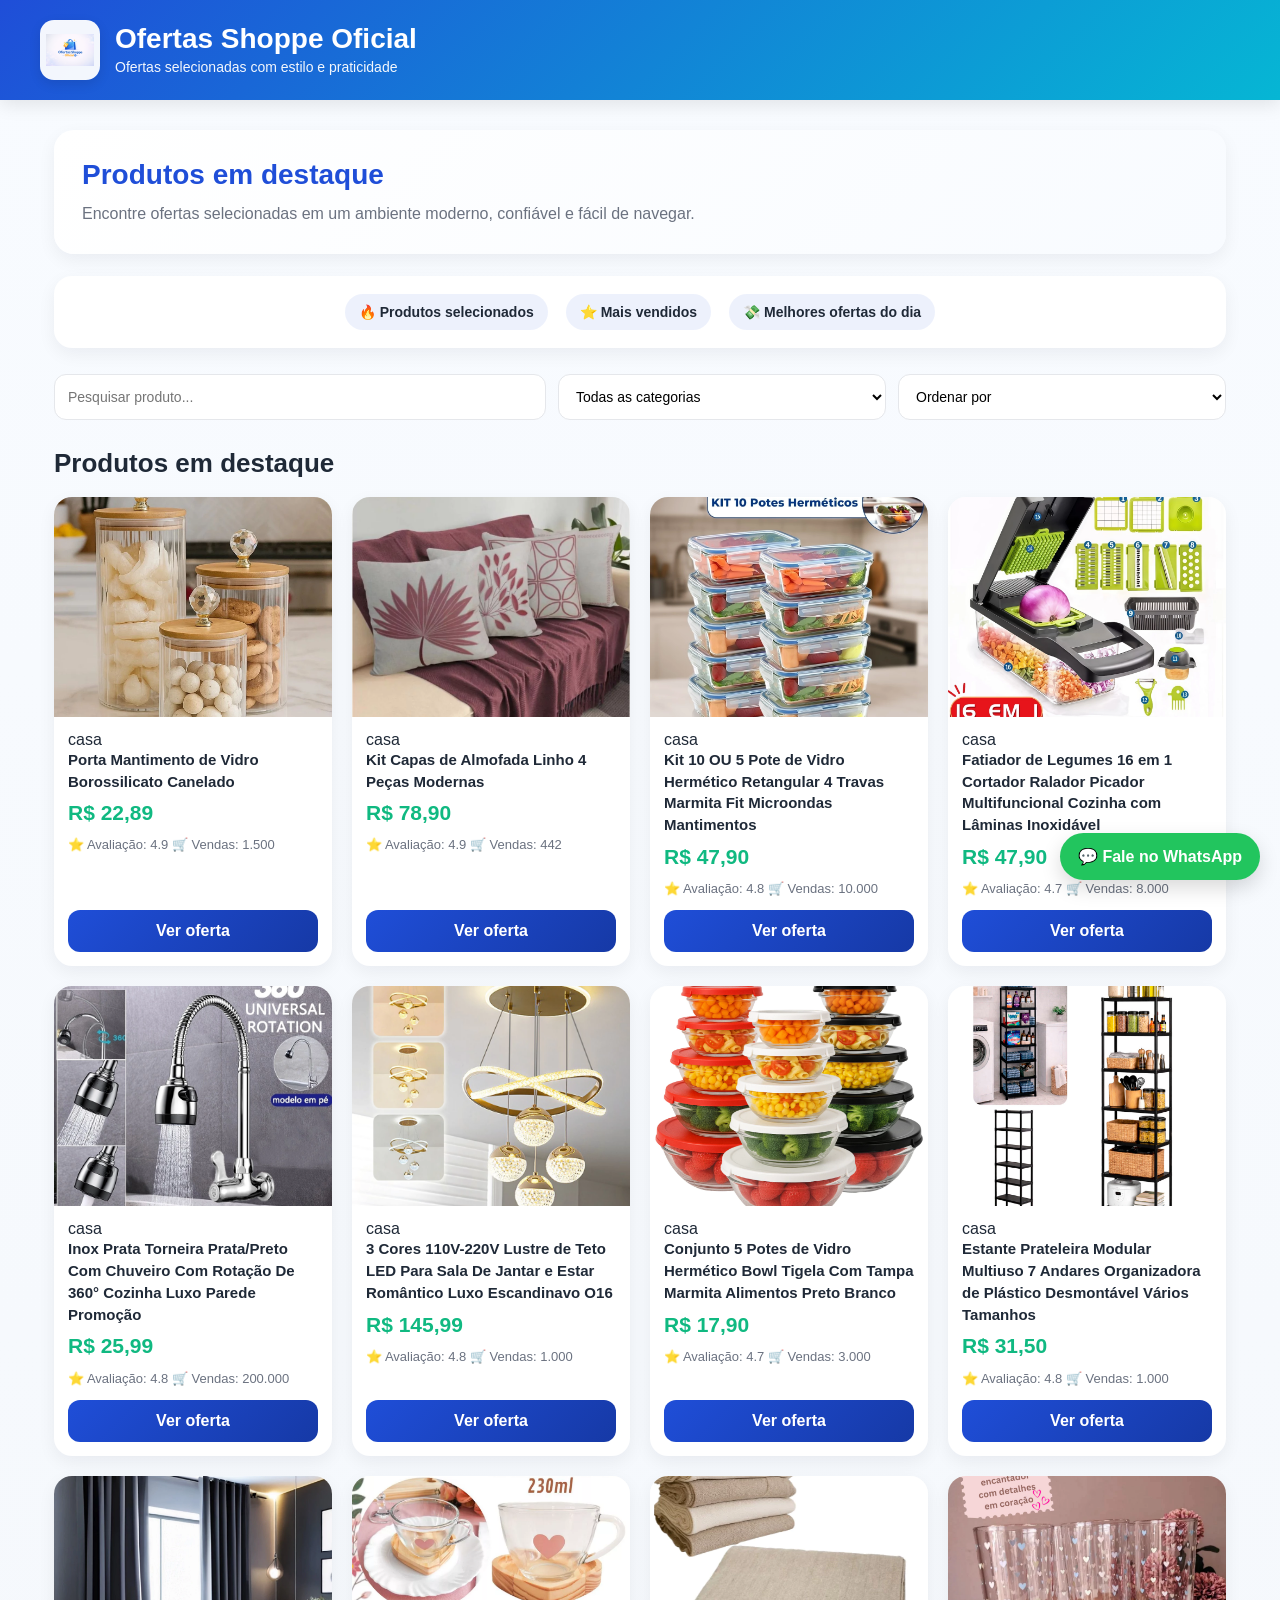
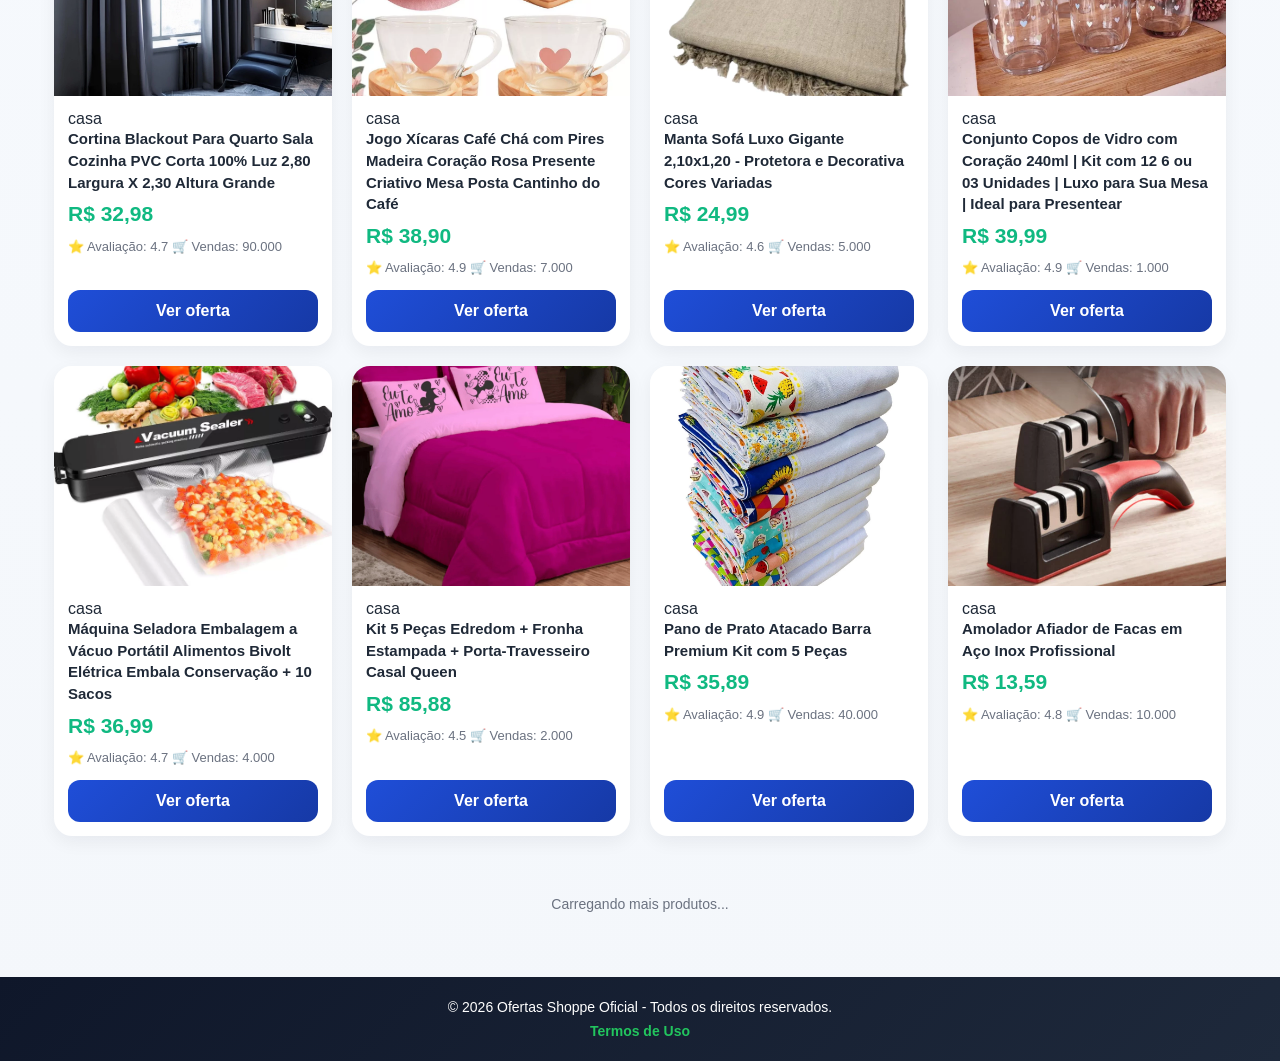
<file: index.html>
<!DOCTYPE html>
<html lang="pt-BR">
<head>
  <meta charset="UTF-8">
  <meta name="viewport" content="width=device-width, initial-scale=1.0">

  <title>Ofertas Shoppe Oficial - Promoções e Produtos com Desconto</title>
  <meta name="description" content="Encontre ofertas imperdíveis, produtos com desconto, avaliações, número de vendas e links atualizados na Ofertas Shoppe Oficial.">
  <meta name="keywords" content="ofertas, promoções, descontos, loja online, produtos baratos, afiliado">
  <meta name="author" content="Ofertas Shoppe Oficial">
  <meta name="robots" content="index, follow">

  <link rel="icon" type="image/png" href="img/ofertasshoppeoficial.png">
  <link rel="stylesheet" href="style.css">

  <script async src="https://pagead2.googlesyndication.com/pagead/js/adsbygoogle.js?client=ca-pub-6679938569999065"
    crossorigin="anonymous"></script>
</head>
<body>

  <div class="anuncio-lateral anuncio-esquerda">
    <a href="https://s.shopee.com.br/5fjqEOLD5v" target="_blank">
      <video autoplay muted loop playsinline>
        <source src="img/esquerdo.mp4" type="video/mp4">
        Seu navegador não suporta vídeo.
      </video>
    </a>
  </div>

  <div class="anuncio-lateral anuncio-direita">
    <a href="https://s.shopee.com.br/5VQQ25LqQq" target="_blank">
      <video autoplay muted loop playsinline>
        <source src="img/direito.mp4" type="video/mp4">
        Seu navegador não suporta vídeo.
      </video>
    </a>
  </div>

  <header class="topo">
    <div class="logo-area">
      <a href="/">
        <img src="img/ofertasshoppeoficial.png" class="logo" alt="Logo Ofertas Shoppe Oficial">
      </a>

      <div class="texto-topo">
        <h1>Ofertas Shoppe Oficial</h1>
        <p class="subtitulo">Ofertas selecionadas com estilo e praticidade</p>
      </div>
    </div>
  </header>

  <main class="container">
    <section class="hero">
      <h2>Produtos em destaque</h2>
      <p>Encontre ofertas selecionadas em um ambiente moderno, confiável e fácil de navegar.</p>
    </section>

    <section class="faixa-destaque">
      <div class="itens-destaque">
        <span>🔥 Produtos selecionados</span>
        <span>⭐ Mais vendidos</span>
        <span>💸 Melhores ofertas do dia</span>
      </div>
    </section>

    <section class="controles">
      <input type="text" id="busca" placeholder="Pesquisar produto...">

      <select id="filtroCategoria">
        <option value="todos">Todas as categorias</option>
      </select>

      <select id="ordenacao">
        <option value="padrao">Ordenar por</option>
        <option value="menor-preco">Menor preço</option>
        <option value="maior-preco">Maior preço</option>
        <option value="mais-vendidos">Mais vendidos</option>
        <option value="melhor-avaliacao">Melhor avaliação</option>
      </select>
    </section>

    <section>
      <h2 class="secao-titulo">Produtos em destaque</h2>
      <div id="lista-produtos" class="grid-produtos"></div>
      <div id="mensagem" class="mensagem"></div>
      <div id="loader" class="loader">Carregando mais produtos...</div>
    </section>
  </main>

  <footer class="rodape">
    <p>© 2026 Ofertas Shoppe Oficial - Todos os direitos reservados.</p>
    <a href="termos.html">Termos de Uso</a>
  </footer>

  <a href="https://wa.me/5577991056317" class="whatsapp-btn" target="_blank">
    💬 Fale no WhatsApp
  </a>

  <script src="script.js"></script>
</body>
</html>
</file>
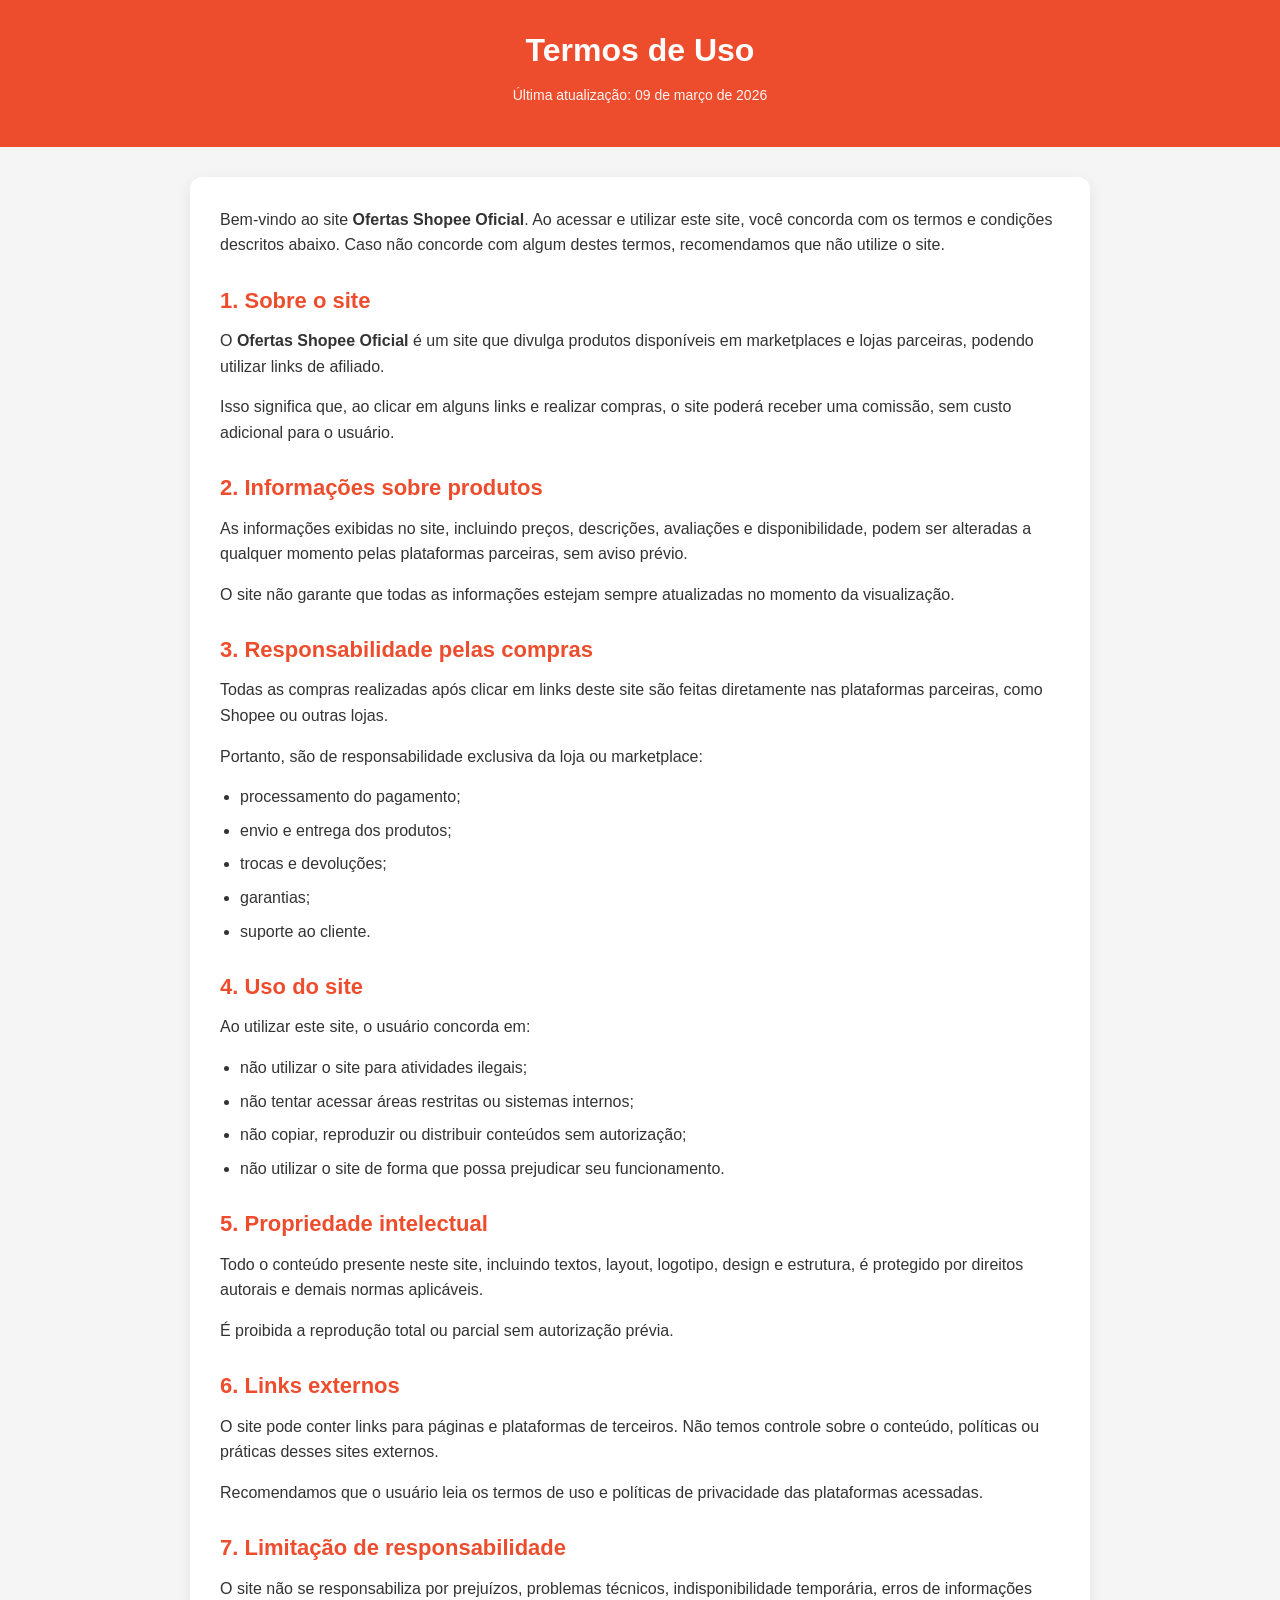
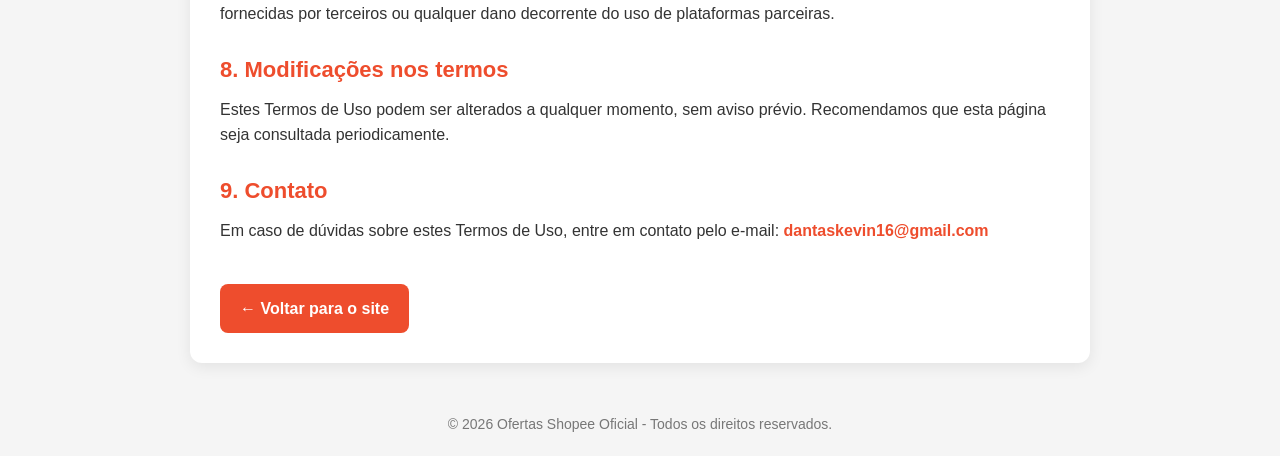
<file: termos.html>
<!DOCTYPE html>
<html lang="pt-BR">
<head>
  <meta charset="UTF-8">
  <meta name="viewport" content="width=device-width, initial-scale=1.0">
  <title>Termos de Uso | Ofertas Shopee Oficial</title>
  <style>
    * {
      margin: 0;
      padding: 0;
      box-sizing: border-box;
    }

    body {
      font-family: Arial, sans-serif;
      background-color: #f5f5f5;
      color: #333;
      line-height: 1.6;
    }

    header {
      background: #ee4d2d;
      color: white;
      text-align: center;
      padding: 25px 15px;
    }

    header h1 {
      font-size: 32px;
      margin-bottom: 8px;
    }

    header p {
      font-size: 14px;
      opacity: 0.95;
    }

    .container {
      max-width: 900px;
      margin: 30px auto;
      background: white;
      padding: 30px;
      border-radius: 12px;
      box-shadow: 0 4px 15px rgba(0,0,0,0.08);
    }

    h2 {
      color: #ee4d2d;
      margin-top: 25px;
      margin-bottom: 10px;
      font-size: 22px;
    }

    p {
      margin-bottom: 15px;
      font-size: 16px;
    }

    ul {
      margin-left: 20px;
      margin-bottom: 15px;
    }

    ul li {
      margin-bottom: 8px;
    }

    a {
      color: #ee4d2d;
      text-decoration: none;
      font-weight: bold;
    }

    a:hover {
      text-decoration: underline;
    }

    .botao-voltar {
      display: inline-block;
      margin-top: 25px;
      background: #ee4d2d;
      color: white;
      padding: 12px 20px;
      border-radius: 8px;
      text-decoration: none;
      font-weight: bold;
      transition: 0.3s;
    }

    .botao-voltar:hover {
      background: #d84324;
      text-decoration: none;
    }

    footer {
      text-align: center;
      padding: 20px;
      font-size: 14px;
      color: #777;
    }

    @media (max-width: 768px) {
      .container {
        margin: 20px 12px;
        padding: 20px;
      }

      header h1 {
        font-size: 26px;
      }

      h2 {
        font-size: 20px;
      }

      p, ul li {
        font-size: 15px;
      }
    }
  </style>
</head>
<body>

  <header>
    <h1>Termos de Uso</h1>
    <p>Última atualização: 09 de março de 2026</p>
  </header>

  <div class="container">
    <p>
      Bem-vindo ao site <strong>Ofertas Shopee Oficial</strong>. Ao acessar e utilizar este site,
      você concorda com os termos e condições descritos abaixo. Caso não concorde com algum destes termos,
      recomendamos que não utilize o site.
    </p>

    <h2>1. Sobre o site</h2>
    <p>
      O <strong>Ofertas Shopee Oficial</strong> é um site que divulga produtos disponíveis em marketplaces
      e lojas parceiras, podendo utilizar links de afiliado.
    </p>
    <p>
      Isso significa que, ao clicar em alguns links e realizar compras, o site poderá receber uma comissão,
      sem custo adicional para o usuário.
    </p>

    <h2>2. Informações sobre produtos</h2>
    <p>
      As informações exibidas no site, incluindo preços, descrições, avaliações e disponibilidade,
      podem ser alteradas a qualquer momento pelas plataformas parceiras, sem aviso prévio.
    </p>
    <p>
      O site não garante que todas as informações estejam sempre atualizadas no momento da visualização.
    </p>

    <h2>3. Responsabilidade pelas compras</h2>
    <p>
      Todas as compras realizadas após clicar em links deste site são feitas diretamente nas plataformas parceiras,
      como Shopee ou outras lojas.
    </p>
    <p>Portanto, são de responsabilidade exclusiva da loja ou marketplace:</p>
    <ul>
      <li>processamento do pagamento;</li>
      <li>envio e entrega dos produtos;</li>
      <li>trocas e devoluções;</li>
      <li>garantias;</li>
      <li>suporte ao cliente.</li>
    </ul>

    <h2>4. Uso do site</h2>
    <p>Ao utilizar este site, o usuário concorda em:</p>
    <ul>
      <li>não utilizar o site para atividades ilegais;</li>
      <li>não tentar acessar áreas restritas ou sistemas internos;</li>
      <li>não copiar, reproduzir ou distribuir conteúdos sem autorização;</li>
      <li>não utilizar o site de forma que possa prejudicar seu funcionamento.</li>
    </ul>

    <h2>5. Propriedade intelectual</h2>
    <p>
      Todo o conteúdo presente neste site, incluindo textos, layout, logotipo, design e estrutura,
      é protegido por direitos autorais e demais normas aplicáveis.
    </p>
    <p>
      É proibida a reprodução total ou parcial sem autorização prévia.
    </p>

    <h2>6. Links externos</h2>
    <p>
      O site pode conter links para páginas e plataformas de terceiros. Não temos controle sobre
      o conteúdo, políticas ou práticas desses sites externos.
    </p>
    <p>
      Recomendamos que o usuário leia os termos de uso e políticas de privacidade das plataformas acessadas.
    </p>

    <h2>7. Limitação de responsabilidade</h2>
    <p>
      O site não se responsabiliza por prejuízos, problemas técnicos, indisponibilidade temporária,
      erros de informações fornecidas por terceiros ou qualquer dano decorrente do uso de plataformas parceiras.
    </p>

    <h2>8. Modificações nos termos</h2>
    <p>
      Estes Termos de Uso podem ser alterados a qualquer momento, sem aviso prévio.
      Recomendamos que esta página seja consultada periodicamente.
    </p>

    <h2>9. Contato</h2>
    <p>
      Em caso de dúvidas sobre estes Termos de Uso, entre em contato pelo e-mail:
      <a href="mailto:dantaskevin16@gmail.com">dantaskevin16@gmail.com</a>
    </p>

    <a class="botao-voltar" href="index.html">← Voltar para o site</a>
  </div>

  <footer>
    © 2026 Ofertas Shopee Oficial - Todos os direitos reservados.
  </footer>

</body>
</html>
</file>
<file: style.css>
/* RESET */
*{
  margin:0;
  padding:0;
  box-sizing:border-box;
}

:root{
  --cor-primaria:#1f4ed8;
  --cor-primaria-escura:#1639a6;
  --cor-secundaria:#06b6d4;
  --cor-destaque:#f59e0b;
  --cor-sucesso:#10b981;
  --cor-fundo:#f4f7fb;
  --cor-superficie:#ffffff;
  --cor-texto:#1f2937;
  --cor-texto-suave:#6b7280;
  --cor-borda:#e5e7eb;
  --sombra-leve:0 6px 18px rgba(15, 23, 42, 0.06);
  --sombra-media:0 12px 28px rgba(15, 23, 42, 0.10);
  --raio:16px;
}

html,
body{
  width:100%;
  max-width:100%;
  overflow-x:hidden;
}

body{
  font-family:Arial, Helvetica, sans-serif;
  background:linear-gradient(180deg, #f8fbff 0%, #f4f7fb 100%);
  color:var(--cor-texto);
  padding:0;
}

/* TOPO */
.topo{
  background:linear-gradient(135deg, var(--cor-primaria), var(--cor-secundaria));
  color:white;
  padding:20px 16px;
  box-shadow:0 4px 18px rgba(0,0,0,0.10);
}

.logo-area{
  max-width:1200px;
  margin:auto;
  display:flex;
  align-items:center;
  gap:15px;
  flex-wrap:wrap;
}

.logo-area a{
  display:flex;
  align-items:center;
  text-decoration:none;
}

.logo{
  width:60px;
  height:60px;
  object-fit:contain;
  background:rgba(255,255,255,0.95);
  padding:6px;
  border-radius:14px;
  box-shadow:0 4px 12px rgba(0,0,0,0.10);
  display:block;
}

.texto-topo{
  flex:1;
  min-width:0;
}

.logo-area h1{
  font-size:28px;
  margin-bottom:2px;
  font-weight:700;
  line-height:1.2;
}

.subtitulo{
  font-size:14px;
  opacity:0.95;
  line-height:1.4;
}

/* CONTAINER */
.container{
  width:100%;
  max-width:1200px;
  margin:30px auto;
  padding:0 14px;
}

/* HERO */
.hero{
  background:linear-gradient(135deg,#ffffff,#f8fbff);
  border-radius:20px;
  padding:28px;
  margin-bottom:22px;
  box-shadow:var(--sombra-leve);
}

.hero h2{
  color:var(--cor-primaria);
  margin-bottom:10px;
  font-size:28px;
  line-height:1.2;
}

.hero p{
  color:var(--cor-texto-suave);
  line-height:1.5;
}

/* FAIXA */
.faixa-destaque{
  background:#fff;
  border-radius:18px;
  padding:18px 22px;
  margin-bottom:26px;
  box-shadow:var(--sombra-leve);
}

.itens-destaque{
  display:flex;
  justify-content:center;
  gap:18px;
  flex-wrap:wrap;
}

.itens-destaque span{
  background:rgba(31,78,216,0.08);
  padding:10px 14px;
  border-radius:999px;
  font-size:14px;
  font-weight:700;
  text-align:center;
}

/* CONTROLES */
.controles{
  display:grid;
  grid-template-columns:1.5fr 1fr 1fr;
  gap:12px;
  margin-bottom:28px;
}

.controles input,
.controles select{
  width:100%;
  min-width:0;
  padding:13px;
  border-radius:12px;
  border:1px solid var(--cor-borda);
  outline:none;
  background:#fff;
  font-size:14px;
}

.controles input:focus,
.controles select:focus{
  border-color:var(--cor-primaria);
}

/* TÍTULO */
.secao-titulo{
  margin-bottom:18px;
  font-size:26px;
  line-height:1.2;
}

/* GRID */
.grid-produtos{
  width:100%;
  display:grid;
  grid-template-columns:repeat(4, minmax(0, 1fr));
  gap:20px;
  align-items:stretch;
}

/* CARD */
.card-produto{
  width:100%;
  max-width:none;
  min-width:0;
  margin:0;
  background:#fff;
  border-radius:18px;
  overflow:hidden;
  box-shadow:var(--sombra-leve);
  display:flex;
  flex-direction:column;
  transition:transform 0.2s ease, box-shadow 0.2s ease;
}

.card-produto:hover{
  transform:translateY(-4px);
  box-shadow:var(--sombra-media);
}

.card-produto img{
  width:100%;
  height:220px;
  object-fit:cover;
  display:block;
}

.info-produto{
  width:100%;
  padding:14px;
  display:flex;
  flex-direction:column;
  flex:1;
}

.nome-produto{
  font-size:15px;
  margin-bottom:8px;
  line-height:1.45;
  word-break:break-word;
  overflow-wrap:break-word;
}

.bloco-precos{
  margin-bottom:10px;
}

.preco-antigo{
  font-size:14px;
  color:#9ca3af;
  text-decoration:line-through;
  display:block;
  margin-bottom:4px;
}

.preco{
  font-size:21px;
  color:var(--cor-sucesso);
  font-weight:bold;
  line-height:1.2;
}

.meta{
  font-size:13px;
  color:var(--cor-texto-suave);
  margin-bottom:12px;
  line-height:1.5;
}

.botao-oferta{
  display:block;
  width:100%;
  text-align:center;
  background:linear-gradient(135deg,var(--cor-primaria),var(--cor-primaria-escura));
  color:white;
  padding:12px;
  border-radius:12px;
  text-decoration:none;
  font-weight:bold;
  margin-top:auto;
}

.botao-oferta:hover{
  opacity:0.95;
}

/* MENSAGEM / LOADER */
.mensagem,
.loader{
  text-align:center;
  padding:20px 10px;
  color:var(--cor-texto-suave);
  font-size:14px;
}

/* RODAPÉ */
.rodape{
  margin-top:45px;
  background:linear-gradient(135deg,#0f172a,#1e293b);
  color:white;
  text-align:center;
  padding:22px 16px;
  font-size:14px;
}

.rodape a{
  display:block;
  margin-top:8px;
  color:#22c55e;
  font-weight:bold;
  text-decoration:none;
}

.rodape a:hover{
  text-decoration:underline;
}

/* ANÚNCIOS */
.anuncio-lateral{
  position:fixed;
  top:120px;
  width:160px;
  z-index:10;
}

.anuncio-esquerda{
  left:10px;
}

.anuncio-direita{
  right:10px;
}

.anuncio-lateral a{
  display:block;
}

.anuncio-lateral video{
  width:100%;
  height:500px;
  object-fit:cover;
  border-radius:22px;
  display:block;
}

/* WHATSAPP */
.whatsapp-btn{
  position:fixed;
  bottom:20px;
  right:20px;
  background:#22c55e;
  color:white;
  padding:14px 18px;
  border-radius:50px;
  text-decoration:none;
  font-weight:bold;
  box-shadow:0 8px 20px rgba(0,0,0,0.15);
  z-index:999;
}

/* RESPONSIVO */
@media (max-width:1400px){
  .anuncio-lateral{
    display:none;
  }
}

@media (max-width:1100px){
  .grid-produtos{
    grid-template-columns:repeat(3, minmax(0, 1fr));
  }
}

@media (max-width:900px){
  .controles{
    grid-template-columns:1fr 1fr;
  }

  .controles input{
    grid-column:1 / -1;
  }

  .grid-produtos{
    grid-template-columns:repeat(2, minmax(0, 1fr));
  }

  .card-produto img{
    height:200px;
  }
}

@media (max-width:700px){
  .topo{
    padding:18px 14px;
  }

  .logo-area{
    align-items:center;
  }

  .logo{
    width:54px;
    height:54px;
  }

  .logo-area h1{
    font-size:22px;
  }

  .subtitulo{
    font-size:13px;
  }

  .container{
    margin:20px auto;
    padding:0 12px;
  }

  .hero{
    padding:20px;
    border-radius:16px;
  }

  .hero h2{
    font-size:22px;
  }

  .faixa-destaque{
    padding:16px;
    border-radius:16px;
  }

  .controles{
    grid-template-columns:1fr;
  }

  .grid-produtos{
    grid-template-columns:1fr;
    gap:16px;
  }

  .card-produto{
    width:100%;
  }

  .card-produto img{
    width:100%;
    height:240px;
  }

  .info-produto{
    width:100%;
  }

  .nome-produto{
    font-size:16px;
  }

  .preco{
    font-size:20px;
  }

  .whatsapp-btn{
    right:12px;
    bottom:12px;
    padding:12px 16px;
    font-size:14px;
  }
}

@media (max-width:480px){
  .topo{
    padding:16px 12px;
  }

  .logo-area{
    flex-direction:column;
    justify-content:center;
    text-align:center;
  }

  .texto-topo{
    width:100%;
  }

  .logo-area h1{
    font-size:20px;
  }

  .subtitulo{
    font-size:13px;
  }

  .container{
    padding:0 10px;
  }

  .hero{
    padding:18px 16px;
  }

  .hero h2{
    font-size:20px;
  }

  .hero p{
    font-size:14px;
  }

  .itens-destaque{
    gap:10px;
  }

  .itens-destaque span{
    width:100%;
    font-size:13px;
  }

  .secao-titulo{
    font-size:22px;
  }

  .grid-produtos{
    grid-template-columns:1fr;
  }

  .card-produto{
    border-radius:16px;
  }

  .card-produto img{
    height:220px;
  }

  .nome-produto{
    font-size:15px;
  }

  .meta{
    font-size:12px;
  }

  .rodape{
    font-size:13px;
    padding:20px 12px 80px;
  }

  .whatsapp-btn{
    left:10px;
    right:10px;
    bottom:10px;
    text-align:center;
    border-radius:14px;
  }
}
</file>
